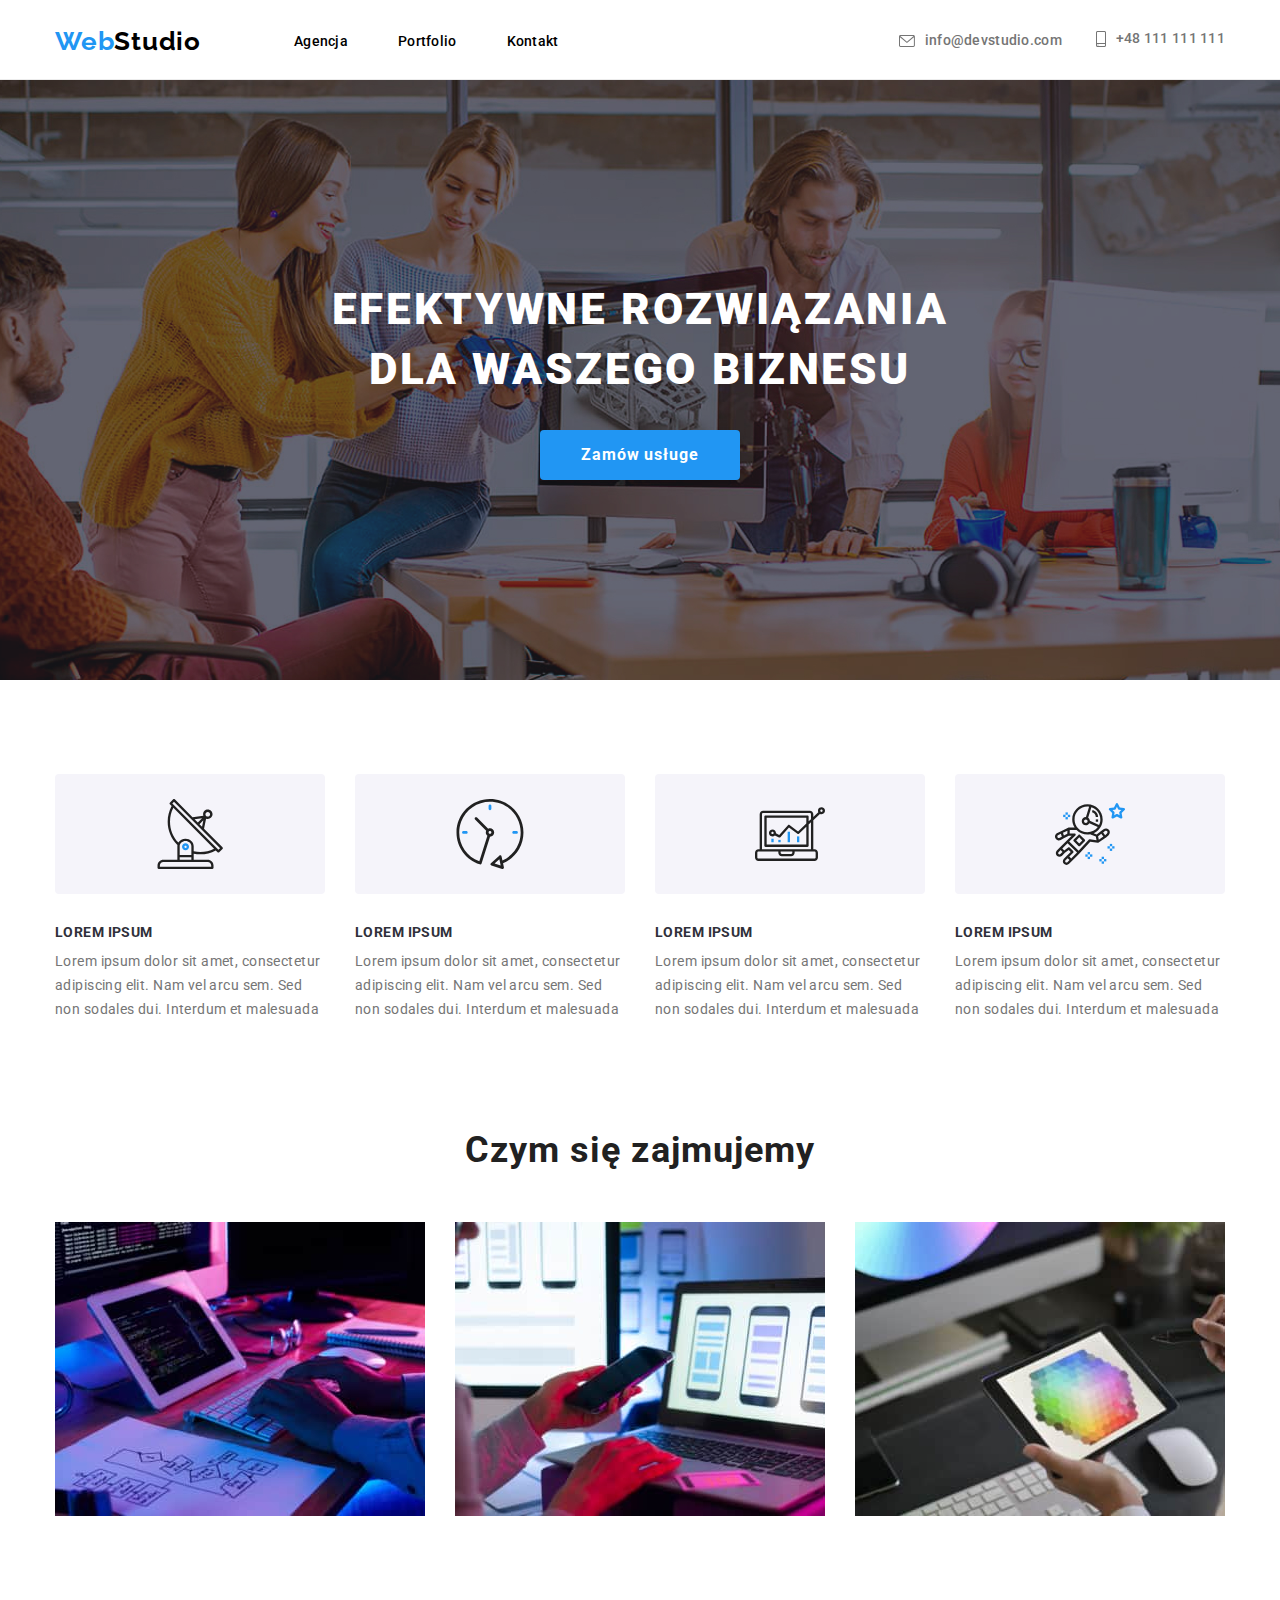
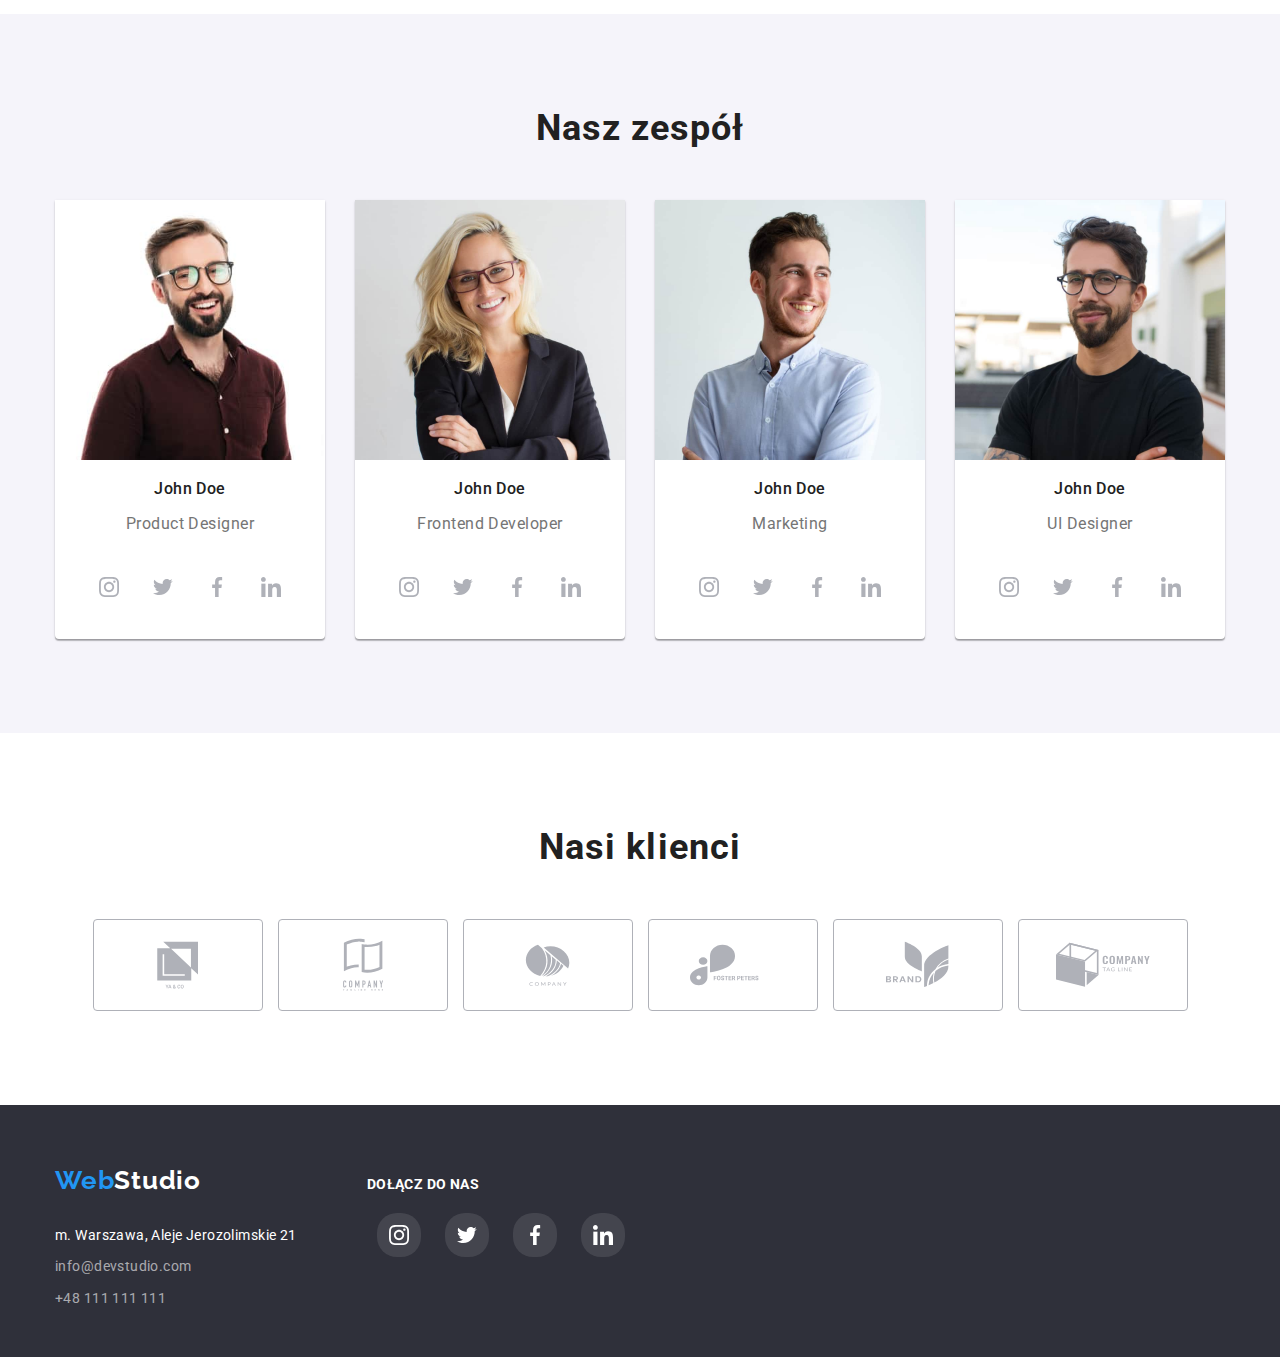
<file: index.html>
<!DOCTYPE html>
<html lang="pl">
    <head>
        <meta charset="UTF-8" />
        <meta http-equiv="X-UA-Compatible" content="IE=edge" />
        <meta name="viewport" content="width=device-width, initial-scale=1.0" />
        <title>WebStudio</title>
        <link rel="stylesheet" href="https://cdnjs.cloudflare.com/ajax/libs/modern-normalize/1.0.0/modern-normalize.min.css" />
        <link rel="stylesheet" href="css/main.min.css" />
    </head>
    <body>
        <header class="page-header">
            <div class="container">
                <div class="mainNav">
                    <div class="nav">
                        <h2 class="logo">
                            <a href="index.html"><span>Web</span>Studio</a>
                        </h2>
                        <ul class="menu">
                            <li><a href="index.html">Agencja</a></li>
                            <li><a href="portfolio.html">Portfolio</a></li>
                            <li><a href="#">Kontakt</a></li>
                        </ul>
                    </div>
                    <ul class="contact">
                        <li>
                            <a href="mailto:info@devstudio.com">
                                <svg width="16" height="12" viewbox="0 0 16 12">
                                    <use href="images/symbol-defs.svg#icon-mail"></use>
                                </svg>
                                info@devstudio.com
                            </a>
                        </li>
                        <li>
                            <a href="tel:+48111111111">
                                <svg width="10" height="16" viewbox="0 0 10 16">
                                    <use href="images/symbol-defs.svg#icon-phone"></use>
                                </svg>
                                +48 111 111 111
                            </a>
                        </li>
                    </ul>
                </div>
            </div>
        </header>

        <main class="content">
            <section id="slider" class="slider overlay">
                <div class="container">
                    <h1 class="motto">EFEKTYWNE ROZWIĄZANIA DLA WASZEGO BIZNESU</h1>
                    <button type="button" data-modal-open>Zamów usługe</button>
                </div>
            </section>
            <section id="advantages" class="advantages">
                <div class="container">
                    <ul class="items">
                        <li class="item">
                            <div class="box">
                                <div class="iconBox">
                                    <svg width="70" height="70" viewbox="0 0 70 70">
                                        <use href="images/symbol-defs.svg#icon-icon1"></use>
                                    </svg>
                                </div>
                                <h5 class="title">LOREM IPSUM</h5>
                                <p class="desc">Lorem ipsum dolor sit amet, consectetur adipiscing elit. Nam vel arcu sem. Sed non sodales dui. Interdum et malesuada</p>
                            </div>
                        </li>
                        <li class="item">
                            <div class="box">
                                <div class="iconBox">
                                    <svg width="70" height="70" viewbox="0 0 70 70">
                                        <use href="images/symbol-defs.svg#icon-icon2"></use>
                                    </svg>
                                </div>
                                <h5 class="title">LOREM IPSUM</h5>
                                <p class="desc">Lorem ipsum dolor sit amet, consectetur adipiscing elit. Nam vel arcu sem. Sed non sodales dui. Interdum et malesuada</p>
                            </div>
                        </li>
                        <li class="item">
                            <div class="box">
                                <div class="iconBox">
                                    <svg width="70" height="70" viewbox="0 0 70 70">
                                        <use href="images/symbol-defs.svg#icon-icon3"></use>
                                    </svg>
                                </div>
                                <h5 class="title">LOREM IPSUM</h5>
                                <p class="desc">Lorem ipsum dolor sit amet, consectetur adipiscing elit. Nam vel arcu sem. Sed non sodales dui. Interdum et malesuada</p>
                            </div>
                        </li>
                        <li class="item">
                            <div class="box">
                                <div class="iconBox">
                                    <svg width="70" height="70" viewbox="0 0 70 70">
                                        <use href="images/symbol-defs.svg#icon-icon4"></use>
                                    </svg>
                                </div>
                                <h5 class="title">LOREM IPSUM</h5>
                                <p class="desc">Lorem ipsum dolor sit amet, consectetur adipiscing elit. Nam vel arcu sem. Sed non sodales dui. Interdum et malesuada</p>
                            </div>
                        </li>
                    </ul>
                </div>
            </section>
            <section id="takeCare" class="takeCare section">
                <div class="container">
                    <h2>Czym się zajmujemy</h2>
                    <ul class="items">
                        <li class="item">
                            <img src="images/img_1.jpg" alt="programming" width="370" height="294" />
                        </li>
                        <li class="item">
                            <img src="images/img_2.jpg" alt="mobile apps" width="370" height="294" />
                        </li>
                        <li class="item">
                            <img src="images/img_3.jpg" alt="design" width="370" height="294" />
                        </li>
                    </ul>
                </div>
            </section>
            <section id="team" class="team section">
                <div class="container">
                    <h2>Nasz zespół</h2>
                    <ul class="items">
                        <li class="item">
                            <div class="box">
                                <img src="images/img_4.jpg" alt="john doe" width="270" height="260" />
                                <p class="name">John Doe</p>
                                <p class="workplace">Product Designer</p>
                                <div class="socialMedia">
                                    <ul class="items">
                                        <li>
                                            <a href="#" class="item">
                                                <svg width="20" height="20" viewBox="0 0 20 20">
                                                    <use class="icon" href="images/symbol-defs.svg#icon-insta"></use>
                                                </svg>
                                            </a>
                                        </li>
                                        <li>
                                            <a href="#" class="item">
                                                <svg width="20" height="20" viewBox="0 0 20 20">
                                                    <use href="images/symbol-defs.svg#icon-twitter"></use>
                                                </svg>
                                            </a>
                                        </li>
                                        <li>
                                            <a href="#" class="item">
                                                <svg width="20" height="20" viewBox="0 0 20 20">
                                                    <use href="images/symbol-defs.svg#icon-fb"></use>
                                                </svg>
                                            </a>
                                        </li>
                                        <li>
                                            <a href="#" class="item">
                                                <svg width="20" height="20" viewBox="0 0 20 20">
                                                    <use href="images/symbol-defs.svg#icon-in"></use>
                                                </svg>
                                            </a>
                                        </li>
                                    </ul>
                                </div>
                            </div>
                        </li>
                        <li class="item">
                            <div class="box">
                                <img src="images/img_5.jpg" alt="john doe" width="270" height="260" />
                                <p class="name">John Doe</p>
                                <p class="workplace">Frontend Developer</p>
                                <div class="socialMedia">
                                    <ul class="items">
                                        <li>
                                            <a href="#" class="item">
                                                <svg width="20" height="20" viewBox="0 0 20 20">
                                                    <use class="icon" href="images/symbol-defs.svg#icon-insta"></use>
                                                </svg>
                                            </a>
                                        </li>
                                        <li>
                                            <a href="#" class="item">
                                                <svg width="20" height="20" viewBox="0 0 20 20">
                                                    <use href="images/symbol-defs.svg#icon-twitter"></use>
                                                </svg>
                                            </a>
                                        </li>
                                        <li>
                                            <a href="#" class="item">
                                                <svg width="20" height="20" viewBox="0 0 20 20">
                                                    <use href="images/symbol-defs.svg#icon-fb"></use>
                                                </svg>
                                            </a>
                                        </li>
                                        <li>
                                            <a href="#" class="item">
                                                <svg width="20" height="20" viewBox="0 0 20 20">
                                                    <use href="images/symbol-defs.svg#icon-in"></use>
                                                </svg>
                                            </a>
                                        </li>
                                    </ul>
                                </div>
                            </div>
                        </li>
                        <li class="item">
                            <div class="box">
                                <img src="images/img_6.jpg" alt="john doe" width="270" height="260" />
                                <p class="name">John Doe</p>
                                <p class="workplace">Marketing</p>
                                <div class="socialMedia">
                                    <ul class="items">
                                        <li>
                                            <a href="#" class="item">
                                                <svg width="20" height="20" viewBox="0 0 20 20">
                                                    <use class="icon" href="images/symbol-defs.svg#icon-insta"></use>
                                                </svg>
                                            </a>
                                        </li>
                                        <li>
                                            <a href="#" class="item">
                                                <svg width="20" height="20" viewBox="0 0 20 20">
                                                    <use href="images/symbol-defs.svg#icon-twitter"></use>
                                                </svg>
                                            </a>
                                        </li>
                                        <li>
                                            <a href="#" class="item">
                                                <svg width="20" height="20" viewBox="0 0 20 20">
                                                    <use href="images/symbol-defs.svg#icon-fb"></use>
                                                </svg>
                                            </a>
                                        </li>
                                        <li>
                                            <a href="#" class="item">
                                                <svg width="20" height="20" viewBox="0 0 20 20">
                                                    <use href="images/symbol-defs.svg#icon-in"></use>
                                                </svg>
                                            </a>
                                        </li>
                                    </ul>
                                </div>
                            </div>
                        </li>
                        <li class="item">
                            <div class="box">
                                <img src="images/img_7.jpg" alt="john doe" width="270" height="260" />
                                <p class="name">John Doe</p>
                                <p class="workplace">UI Designer</p>
                                <div class="socialMedia">
                                    <ul class="items">
                                        <li>
                                            <a href="#" class="item">
                                                <svg width="20" height="20" viewBox="0 0 20 20">
                                                    <use class="icon" href="images/symbol-defs.svg#icon-insta"></use>
                                                </svg>
                                            </a>
                                        </li>
                                        <li>
                                            <a href="#" class="item">
                                                <svg width="20" height="20" viewBox="0 0 20 20">
                                                    <use href="images/symbol-defs.svg#icon-twitter"></use>
                                                </svg>
                                            </a>
                                        </li>
                                        <li>
                                            <a href="#" class="item">
                                                <svg width="20" height="20" viewBox="0 0 20 20">
                                                    <use href="images/symbol-defs.svg#icon-fb"></use>
                                                </svg>
                                            </a>
                                        </li>
                                        <li>
                                            <a href="#" class="item">
                                                <svg width="20" height="20" viewBox="0 0 20 20">
                                                    <use href="images/symbol-defs.svg#icon-in"></use>
                                                </svg>
                                            </a>
                                        </li>
                                    </ul>
                                </div>
                            </div>
                        </li>
                    </ul>
                </div>
            </section>
            <section id="ourClients" class="ourClients section">
                <div class="container">
                    <h2>Nasi klienci</h2>
                    <ul class="items">
                        <li class="item">
                            <a href="" class="link">
                                <svg width="41" height="48" viewbox="0 0 41 48">
                                    <use href="images/symbol-defs.svg#icon-logo1"></use>
                                </svg>
                            </a>
                        </li>
                        <li class="item">
                            <a href="" class="link">
                                <svg width="40" height="53" viewbox="0 0 40 53">
                                    <use href="images/symbol-defs.svg#icon-logo2"></use>
                                </svg>
                            </a>
                        </li>
                        <li class="item">
                            <a href="" class="link">
                                <svg width="45" height="42" viewbox="0 0 45 42">
                                    <use href="images/symbol-defs.svg#icon-logo3"></use>
                                </svg>
                            </a>
                        </li>
                        <li class="item">
                            <a href="" class="link">
                                <svg width="85" height="42" viewBox="0 0 85 42">
                                    <use href="images/symbol-defs.svg#icon-logo4"></use>
                                </svg>
                            </a>
                        </li>
                        <li class="item">
                            <a href="" class="link">
                                <svg width="63" height="47" viewBox="0 0 63 47">
                                    <use href="images/symbol-defs.svg#icon-logo5"></use>
                                </svg>
                            </a>
                        </li>
                        <li class="item">
                            <a href="" class="link">
                                <svg width="94" height="45" viewBox="0 0 94 45">
                                    <use href="images/symbol-defs.svg#icon-logo6"></use>
                                </svg>
                            </a>
                        </li>
                    </ul>
                </div>
            </section>
        </main>
        <footer class="footer">
            <div class="container footerContent">
                <div class="contact">
                    <h2 class="logo">
                        <a href="index.html"><span>Web</span>Studio</a>
                    </h2>
                    <address class="address">
                        <ul class="items">
                            <li class="item">m. Warszawa, Aleje Jerozolimskie 21</li>
                            <li class="item"><a href="mailto:info@devstudio.com"> info@devstudio.com </a></li>
                            <li class="item"><a href="tel:+48111111111">+48 111 111 111</a></li>
                        </ul>
                    </address>
                </div>
                <div class="socialMedia">
                    <h5>Dołącz do nas</h5>
                    <ul class="items">
                        <li class="item">
                            <a href="" class="links">
                                <svg width="20" height="20" viewBox="0 0 20 20">
                                    <use href="images/symbol-defs.svg#icon-insta"></use>
                                </svg>
                            </a>
                        </li>
                        <li class="item">
                            <a href="" class="links">
                                <svg width="20" height="20" viewBox="0 0 20 20">
                                    <use href="images/symbol-defs.svg#icon-twitter"></use>
                                </svg>
                            </a>
                        </li>
                        <li class="item">
                            <a href="" class="links">
                                <svg width="20" height="20" viewBox="0 0 20 20">
                                    <use href="images/symbol-defs.svg#icon-fb"></use>
                                </svg>
                            </a>
                        </li>
                        <li class="item">
                            <a href="" class="links">
                                <svg width="20" height="20" viewBox="0 0 20 20">
                                    <use href="images/symbol-defs.svg#icon-in"></use>
                                </svg>
                            </a>
                        </li>
                    </ul>
                </div>
            </div>
        </footer>
    </body>
</html>
</file>
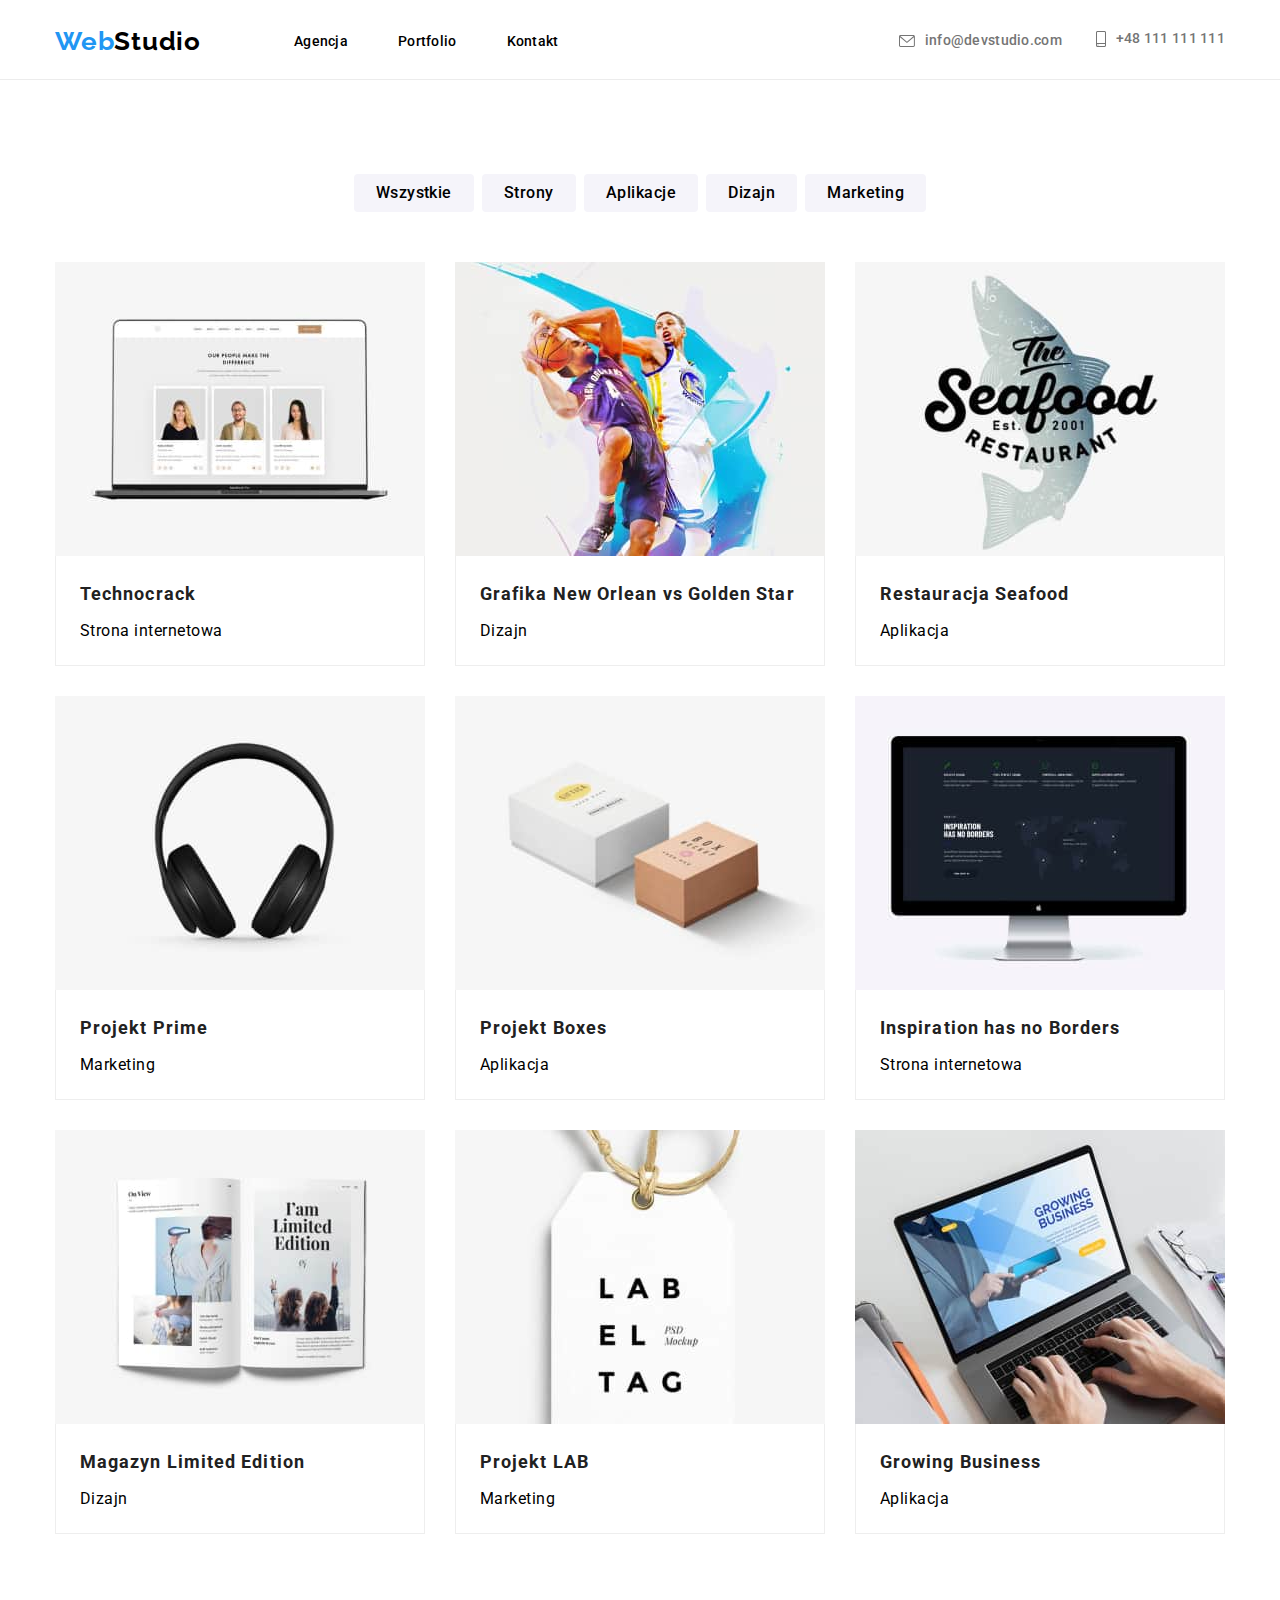
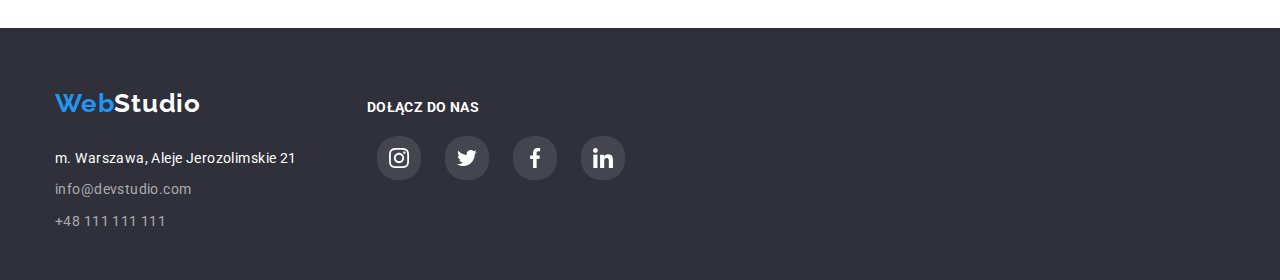
<file: portfolio.html>
<!DOCTYPE html>
<html lang="pl">
    <head>
        <meta charset="UTF-8" />
        <meta http-equiv="X-UA-Compatible" content="IE=edge" />
        <meta name="viewport" content="width=device-width, initial-scale=1.0" />
        <title>WebStudio</title>
        <link rel="stylesheet" href="https://cdnjs.cloudflare.com/ajax/libs/modern-normalize/1.0.0/modern-normalize.min.css" />
        <link rel="stylesheet" href="css/main.min.css" />
    </head>
    <body>
        <header class="page-header">
            <div class="container">
                <div class="mainNav">
                    <div class="nav">
                        <h2 class="logo">
                            <a href="index.html"><span>Web</span>Studio</a>
                        </h2>
                        <ul class="menu">
                            <li><a href="index.html">Agencja</a></li>
                            <li><a href="portfolio.html">Portfolio</a></li>
                            <li><a href="#">Kontakt</a></li>
                        </ul>
                    </div>
                    <ul class="contact">
                        <li>
                            <a href="mailto:info@devstudio.com">
                                <svg width="16" height="12" viewbox="0 0 16 12">
                                    <use href="images/symbol-defs.svg#icon-mail"></use>
                                </svg>
                                info@devstudio.com
                            </a>
                        </li>
                        <li>
                            <a href="tel:+48111111111">
                                <svg width="10" height="16" viewbox="0 0 10 16">
                                    <use href="images/symbol-defs.svg#icon-phone"></use>
                                </svg>
                                +48 111 111 111
                            </a>
                        </li>
                    </ul>
                </div>
            </div>
        </header>
        <main class="content">
            <div class="container">
                <div class="portfolio section">
                    <div class="filterBar">
                        <ul class="items">
                            <li class="item"><button type="button">Wszystkie</button></li>
                            <li class="item"><button type="button">Strony</button></li>
                            <li class="item"><button type="button">Aplikacje</button></li>
                            <li class="item"><button type="button">Dizajn</button></li>
                            <li class="item"><button type="button">Marketing</button></li>
                        </ul>
                    </div>
                    <div class="projects">
                        <ul class="items">
                            <li class="item">
                                <figure class="photo">
                                    <img src="images/img_Technocrack.jpg" alt="" width="370" height="294" />
                                    <div class="overlay">
                                        <p>
                                            Technocrack jest popularną platformą wykorzystywaną do rozpowszechniania koronawirusa. Firmy wykorzystują tę platformę do celów szpiegowskich i ataków na
                                            niezabezpieczone serwery konkurencji
                                        </p>
                                    </div>
                                    <figcaption>
                                        <p class="name">Technocrack</p>
                                        <p class="type">Strona internetowa</p>
                                    </figcaption>
                                </figure>
                            </li>
                            <li class="item">
                                <figure class="photo">
                                    <img src="images/img_Grafika_New_Orlean.jpg" alt="" width="370" height="294" />
                                    <div class="overlay">
                                        <p>
                                            Technocrack jest popularną platformą wykorzystywaną do rozpowszechniania koronawirusa. Firmy wykorzystują tę platformę do celów szpiegowskich i ataków na
                                            niezabezpieczone serwery konkurencji
                                        </p>
                                    </div>
                                    <figcaption>
                                        <p class="name">Grafika New Orlean vs Golden Star</p>
                                        <p class="type">Dizajn</p>
                                    </figcaption>
                                </figure>
                            </li>
                            <li class="item">
                                <figure class="photo">
                                    <img src="images/img_Restauracja_Seafood.jpg" alt="" width="370" height="294" />
                                    <div class="overlay">
                                        <p>
                                            Technocrack jest popularną platformą wykorzystywaną do rozpowszechniania koronawirusa. Firmy wykorzystują tę platformę do celów szpiegowskich i ataków na
                                            niezabezpieczone serwery konkurencji
                                        </p>
                                    </div>
                                    <figcaption>
                                        <p class="name">Restauracja Seafood</p>
                                        <p class="type">Aplikacja</p>
                                    </figcaption>
                                </figure>
                            </li>
                            <li class="item">
                                <figure class="photo">
                                    <img src="images/img_Projekt_Prime.jpg" alt="" width="370" height="294" />
                                    <div class="overlay">
                                        <p>
                                            Technocrack jest popularną platformą wykorzystywaną do rozpowszechniania koronawirusa. Firmy wykorzystują tę platformę do celów szpiegowskich i ataków na
                                            niezabezpieczone serwery konkurencji
                                        </p>
                                    </div>
                                    <figcaption>
                                        <p class="name">Projekt Prime</p>
                                        <p class="type">Marketing</p>
                                    </figcaption>
                                </figure>
                            </li>
                            <li class="item">
                                <figure class="photo">
                                    <img src="images/img_Projekt_Boxes.jpg" alt="" width="370" height="294" />
                                    <div class="overlay">
                                        <p>
                                            Technocrack jest popularną platformą wykorzystywaną do rozpowszechniania koronawirusa. Firmy wykorzystują tę platformę do celów szpiegowskich i ataków na
                                            niezabezpieczone serwery konkurencji
                                        </p>
                                    </div>
                                    <figcaption>
                                        <p class="name">Projekt Boxes</p>
                                        <p class="type">Aplikacja</p>
                                    </figcaption>
                                </figure>
                            </li>
                            <li class="item">
                                <figure class="photo">
                                    <img src="images/img_Inspiration_has_no_Borders.jpg" alt="" width="370" height="294" />
                                    <div class="overlay">
                                        <p>
                                            Technocrack jest popularną platformą wykorzystywaną do rozpowszechniania koronawirusa. Firmy wykorzystują tę platformę do celów szpiegowskich i ataków na
                                            niezabezpieczone serwery konkurencji
                                        </p>
                                    </div>
                                    <figcaption>
                                        <p class="name">Inspiration has no Borders</p>
                                        <p class="type">Strona internetowa</p>
                                    </figcaption>
                                </figure>
                            </li>
                            <li class="item">
                                <figure class="photo">
                                    <img src="images/img_Magazyn_Limited_Edition.jpg" alt="" width="370" height="294" />
                                    <div class="overlay">
                                        <p>
                                            Technocrack jest popularną platformą wykorzystywaną do rozpowszechniania koronawirusa. Firmy wykorzystują tę platformę do celów szpiegowskich i ataków na
                                            niezabezpieczone serwery konkurencji
                                        </p>
                                    </div>
                                    <figcaption>
                                        <p class="name">Magazyn Limited Edition</p>
                                        <p class="type">Dizajn</p>
                                    </figcaption>
                                </figure>
                            </li>
                            <li class="item">
                                <figure class="photo">
                                    <img src="images/img_Projekt_LAB.jpg" alt="" width="370" height="294" />
                                    <div class="overlay">
                                        <p>
                                            Technocrack jest popularną platformą wykorzystywaną do rozpowszechniania koronawirusa. Firmy wykorzystują tę platformę do celów szpiegowskich i ataków na
                                            niezabezpieczone serwery konkurencji
                                        </p>
                                    </div>
                                    <figcaption>
                                        <p class="name">Projekt LAB</p>
                                        <p class="type">Marketing</p>
                                    </figcaption>
                                </figure>
                            </li>
                            <li class="item">
                                <figure class="photo">
                                    <img class="card-image" src="images/img_Growing_Business.jpg" alt="" width="370" height="294" />
                                    <div class="overlay">
                                        <p>
                                            Technocrack jest popularną platformą wykorzystywaną do rozpowszechniania koronawirusa. Firmy wykorzystują tę platformę do celów szpiegowskich i ataków na
                                            niezabezpieczone serwery konkurencji
                                        </p>
                                    </div>
                                    <figcaption>
                                        <p class="name">Growing Business</p>
                                        <p class="type">Aplikacja</p>
                                    </figcaption>
                                </figure>
                            </li>
                        </ul>
                    </div>
                </div>
            </div>
        </main>
        <footer class="footer">
            <div class="container footerContent">
                <div class="contact">
                    <h2 class="logo">
                        <a href="index.html"><span>Web</span>Studio</a>
                    </h2>
                    <address class="address">
                        <ul class="items">
                            <li class="item">m. Warszawa, Aleje Jerozolimskie 21</li>
                            <li class="item"><a href="mailto:info@devstudio.com"> info@devstudio.com </a></li>
                            <li class="item"><a href="tel:+48111111111">+48 111 111 111</a></li>
                        </ul>
                    </address>
                </div>
                <div class="socialMedia">
                    <h5>Dołącz do nas</h5>
                    <ul class="items">
                        <li class="item">
                            <a href="" class="links">
                                <svg width="20" height="20" viewBox="0 0 20 20">
                                    <use href="images/symbol-defs.svg#icon-insta"></use>
                                </svg>
                            </a>
                        </li>
                        <li class="item">
                            <a href="" class="links">
                                <svg width="20" height="20" viewBox="0 0 20 20">
                                    <use href="images/symbol-defs.svg#icon-twitter"></use>
                                </svg>
                            </a>
                        </li>
                        <li class="item">
                            <a href="" class="links">
                                <svg width="20" height="20" viewBox="0 0 20 20">
                                    <use href="images/symbol-defs.svg#icon-fb"></use>
                                </svg>
                            </a>
                        </li>
                        <li class="item">
                            <a href="" class="links">
                                <svg width="20" height="20" viewBox="0 0 20 20">
                                    <use href="images/symbol-defs.svg#icon-in"></use>
                                </svg>
                            </a>
                        </li>
                    </ul>
                </div>
            </div>
        </footer>
    </body>
</html>
</file>
<file: css/main.min.css>
@import"https://fonts.googleapis.com/css2?family=Raleway:wght@700&family=Roboto:wght@400;500;700;900&display=swap";.page-header{border-bottom:1px solid #ececec;width:100%;height:80px}.page-header .mainNav{display:flex;justify-content:space-between;align-items:center}.page-header .mainNav .nav{display:flex;align-items:center}.page-header .mainNav .nav .logo{font-family:"Raleway",sans-serif;font-style:normal;font-weight:700;font-size:26px;line-height:1.19;letter-spacing:.03em}.page-header .mainNav .nav .logo a{color:#000;text-decoration:none}.page-header .mainNav .nav .logo a:hover,.page-header .mainNav .nav .logo a:focus{color:#000}.page-header .mainNav .nav .logo a span{color:#2196f3}.page-header .mainNav .nav .menu{list-style-type:none;margin:0px;padding-left:93px}.page-header .mainNav .nav .menu li{display:inline-block;padding:32px 0}.page-header .mainNav .nav .menu li:not(:last-child){margin-right:46px}.page-header .mainNav .nav .menu li a{text-decoration:none;font-weight:500;font-size:14px;line-height:1.14;letter-spacing:.02em;color:#000}.page-header .mainNav .nav .menu li a:hover,.page-header .mainNav .nav .menu li a:focus{color:#2196f3}.page-header .mainNav .nav .menu .active{position:relative}.page-header .mainNav .nav .menu .active::after{position:absolute;content:"";display:block;width:100%;height:4px;bottom:0px;background:#2196f3;border-radius:2px}.page-header .mainNav .contact{list-style:none}.page-header .mainNav .contact li{display:inline-block}.page-header .mainNav .contact li:last-child{padding-left:30px}.page-header .mainNav .contact a{text-decoration:none;font-weight:500;font-size:14px;line-height:1.14;letter-spacing:.02em;color:#757575;fill:#757575;display:flex;justify-content:center;align-items:center}.page-header .mainNav .contact svg{margin-right:10px}.page-header .mainNav .contact a:hover,.page-header .mainNav .contact a:focus{color:#2196f3;fill:#2196f3}*{box-sizing:border-box}ul{margin:0;padding:0}body{margin:0px;padding:0px;font-family:"Roboto",sans-serif}.container{width:1200px;margin:0 auto;padding-left:15px;padding-right:15px}.section{padding:94px 0}ul{margin:0;padding:0}.content .slider{position:relative;height:600px;z-index:3;background:#2f303a url("../images/ImgsliderImg.jpg") no-repeat;background-position:center}.content .slider:after{content:"";background:rgba(47,48,58,.4);display:block;width:100%;height:100%;position:absolute;top:0;left:0}.content .slider>*{position:relative;z-index:10}.content .slider .motto{font-weight:900;font-size:44px;line-height:1.36;letter-spacing:.06em;width:696px;text-transform:uppercase;color:#fff;text-align:center;margin:auto;padding-top:200px}.content .slider button{width:200px;height:50px;border:none;background:#2196f3;box-shadow:0px 4px 4px rgba(0,0,0,.15);border-radius:4px;font-weight:700;font-size:16px;line-height:1.87;text-align:center;letter-spacing:.06em;border:none;color:#fff;margin:auto;display:block;cursor:pointer;margin-top:30px}.content .advantages{width:100%;padding-top:94px}.content .advantages .items{list-style:none;display:flex;flex-direction:row;gap:30px}.content .advantages .item .box{width:270px}.content .advantages .item .iconBox{width:270px;height:120px;background:#f5f4fa;border-radius:4px;margin-bottom:30px;display:flex;justify-content:center;align-items:center}.content .advantages .item .title{font-weight:700;font-size:14px;line-height:16px;letter-spacing:.03em;text-transform:uppercase;margin:0;color:#2f303a}.content .advantages .item .desc{margin-top:10px;font-size:14px;line-height:1.71;letter-spacing:.03em;color:#757575}.content .takeCare{width:100%}.content .takeCare h2{font-weight:700;font-size:36px;line-height:1.16;text-align:center;letter-spacing:.03em;margin:0;padding-bottom:50px;color:#212121}.content .takeCare .items{display:flex;justify-content:space-between;gap:30px}.content .takeCare .items .item{list-style:none}.content .team{background-color:#f5f4fa;width:100%}.content .team h2{font-weight:700;font-size:36px;line-height:1.16;text-align:center;letter-spacing:.03em;margin:0;padding-bottom:50px;color:#212121}.content .team .items{margin:0;padding:0;display:flex;justify-content:space-between;gap:30px}.content .team .items .item{list-style:none}.content .team .box{width:270px;background:#fff;box-shadow:0px 1px 3px rgba(0,0,0,.12),0px 1px 1px rgba(0,0,0,.14),0px 2px 1px rgba(0,0,0,.2);border-radius:0px 0px 4px 4px}.content .team .name{font-weight:500;font-size:16px;line-height:1.18;text-align:center;letter-spacing:.03em;color:#212121}.content .team .workplace{font-size:16px;line-height:1.18;text-align:center;letter-spacing:.03em;color:#757575;padding-bottom:15px}.content .team .socialMedia{padding-bottom:30px}.content .team .socialMedia .items{list-style:none;margin:0;padding:0 32px;gap:0;width:100%}.content .team .socialMedia .items .item{display:inline-flex;justify-content:center;align-items:center;fill:#afb1b8;width:44px;height:44px}.content .team .socialMedia .items .item:not(:last-child){margin-right:10px}.content .team .socialMedia .items .item:hover,.content .team .socialMedia .items .item:focus{border-radius:50%;background:#2196f3;fill:#fff}.content .ourClients{width:100%}.content .ourClients h2{font-weight:700;font-size:36px;line-height:1.16;text-align:center;letter-spacing:.03em;margin:0;padding-bottom:50px;color:#212121}.content .ourClients .items{list-style:none;margin:0;padding:0;display:flex;justify-content:center;align-items:center;gap:15px}.content .ourClients .items .item .link{display:flex;justify-content:center;align-items:center;border:1px solid #afb1b8;border-radius:4px;width:170px;height:92px;fill:#afb1b8}.content .ourClients .items .item .link:hover,.content .ourClients .items .item .link:focus{border:1px solid #2196f3;fill:#2196f3;transition:cubic-bezier(0.4, 0, 0.2, 1) 250ms}.content .portfolio{width:100%}.content .portfolio .filterBar{padding-bottom:50px}.content .portfolio .filterBar .items{display:flex;justify-content:center;align-items:center;gap:8px}.content .portfolio .filterBar .items .item{list-style:none;display:inline-block}.content .portfolio .filterBar .items .item button[type=button]{font-weight:500;font-size:16px;line-height:1.6;text-align:center;letter-spacing:.03em;background:#f5f4fa;border-radius:4px;border:0px;padding:6px 22px;cursor:pointer}.content .portfolio .filterBar .items .item button[type=button]:hover,.content .portfolio .filterBar .items .item button[type=button]:focus{background:#2196f3;color:#fff;box-shadow:0px 3px 1px rgba(0,0,0,.1),0px 1px 2px rgba(0,0,0,.08),0px 2px 2px rgba(0,0,0,.12)}.content .portfolio .projects .items{display:flex;flex-wrap:wrap;gap:30px}.content .portfolio .projects .items .item{list-style:none;flex-basis:calc((100% - 90px)/3);margin:0;padding:0}.content .portfolio .projects .items .item .photo{position:relative;width:370px;height:404px;background:var(--mottoColor);border:1px solid #eee;border:none;margin:0;overflow:hidden}.content .portfolio .projects .items .item .photo:focus,.content .portfolio .projects .items .item .photo:hover{box-shadow:0px 1px 1px rgba(0,0,0,.12),0px 4px 4px rgba(0,0,0,.06),1px 4px 6px rgba(0,0,0,.16)}.content .portfolio .projects .items .item .photo:hover .overlay{transform:translatex(0)}.content .portfolio .projects .items .item .photo .overlay{position:absolute;top:0;left:0;width:100%;height:100%;background:rgba(33,150,243,.9);transform:translatey(100%);transition:transform 250ms ease}.content .portfolio .projects .items .item .photo .overlay>p{color:#fff;font-size:18px;line-height:1.56;letter-spacing:.03em;padding-top:49px;padding-left:24px}.content .portfolio .projects .items .item .photo figcaption{position:relative;border-left:1px solid #eee;border-bottom:1px solid #eee;border-right:1px solid #eee;background-color:#fff;height:110px;padding:0;margin:0;overflow:hidden}.content .portfolio .projects .items .item .photo img{display:block}.content .portfolio .projects .items .item .name{font-weight:700;font-size:18px;line-height:2;margin:0;letter-spacing:.06em;color:#212121;padding-left:24px;padding-top:20px}.content .portfolio .projects .items .item .type{font-size:16px;line-height:1.87;margin:0;letter-spacing:.03em;color:var(--contactColor);padding-left:24px;padding-top:4px}.footer{background-color:#2f303a;height:252px;margin:auto}.footer .footerContent{display:flex;justify-content:start;align-items:left}.footer .footerContent .contact .logo{font-family:"Raleway",sans-serif;font-style:normal;font-weight:700;font-size:26px;line-height:1.19;letter-spacing:.03em;color:#fff;padding-top:60px;padding-bottom:20px;margin:0}.footer .footerContent .contact .logo a{text-decoration:none;color:#fff}.footer .footerContent .contact .logo span{color:#2196f3}.footer .footerContent .contact .address{font-style:normal}.footer .footerContent .contact .address .items{list-style:none;font-style:normal;margin:0;padding:0}.footer .footerContent .contact .address .items .item{font-size:14px;line-height:1.71;letter-spacing:.03em;color:rgba(255,255,255,.6);margin-top:8px}.footer .footerContent .contact .address .items .item:first-child{font-size:14px;line-height:1.71;letter-spacing:.03em;color:#fff}.footer .footerContent .contact .address .items .item a{color:rgba(255,255,255,.6);text-decoration:none}.footer .footerContent .contact .address .items .item a:hover,.footer .footerContent .contact .address .items .item a:focus{color:#2196f3}.footer .footerContent .socialMedia{padding-top:72px;padding-left:70px}.footer .footerContent .socialMedia h5{font-weight:700;font-size:14px;line-height:1.14;letter-spacing:.03em;text-transform:uppercase;color:#fff;margin:0;padding-bottom:20px}.footer .footerContent .socialMedia .items{list-style:none;margin:0;padding:0}.footer .footerContent .socialMedia .item{background:rgba(255,255,255,.1);border-radius:20px;width:44px;height:44px;margin:0 10px;display:inline-flex;justify-content:center;align-items:center}.footer .footerContent .socialMedia .item .links{text-decoration:none;fill:#fff;display:inline-flex;justify-content:center;align-items:center}.footer .footerContent .socialMedia .item:hover,.footer .footerContent .socialMedia .item:focus{fill:#fff;background:#2196f3}/*# sourceMappingURL=main.min.css.map */
</file>
